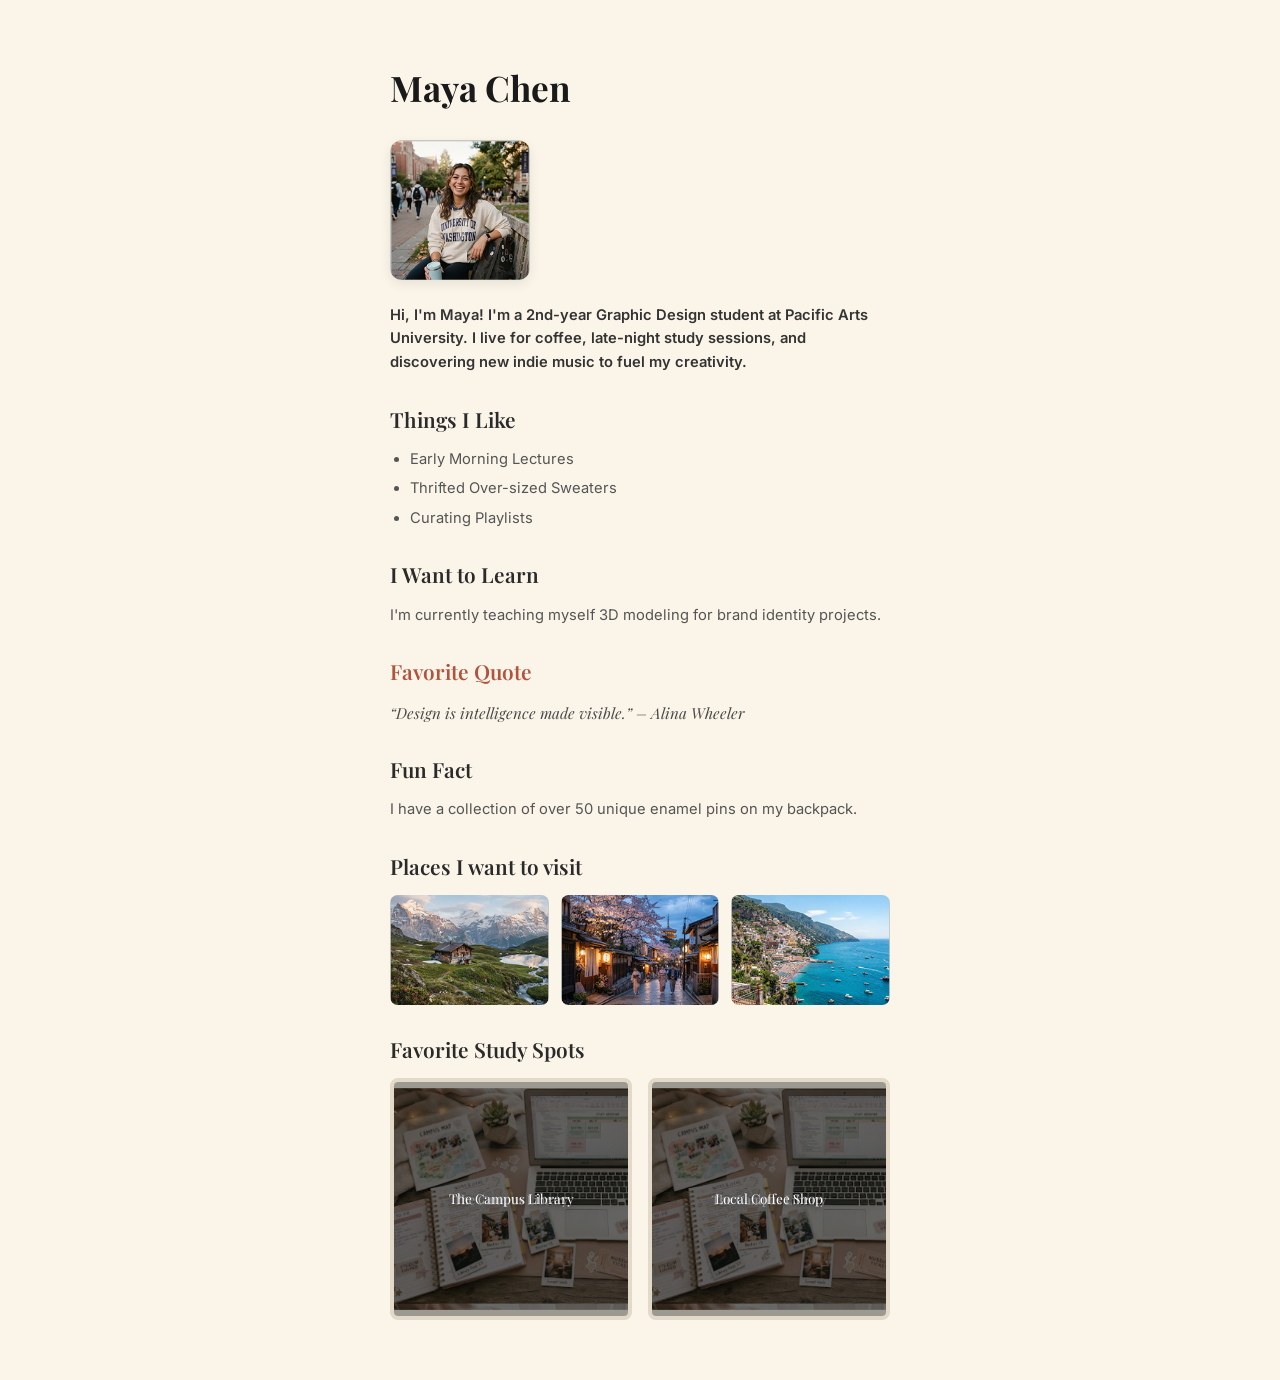
<file: index.html>
<!doctype html>
<html lang="mn">
  <head>
    <meta charset="UTF-8" />
    <meta name="viewport" content="width=device-width, initial-scale=1.0" />
    <title>Maya Chen - Profile</title>
    <link rel="stylesheet" href="index.css" />
  </head>
  <body>
    <div class="container">
      <h1>Maya Chen</h1>

      <img
        src="Portrait of Maya Chen.png"
        alt="Maya Chen"
        class="profile-img"
      />

      <p class="intro-text">
        Hi, I'm Maya! I'm a 2nd-year Graphic Design student at Pacific Arts
        University. I live for coffee, late-night study sessions, and
        discovering new indie music to fuel my creativity.
      </p>

      <h2>Things I Like</h2>
      <ul>
        <li>Early Morning Lectures</li>
        <li>Thrifted Over-sized Sweaters</li>
        <li>Curating Playlists</li>
      </ul>

      <h2>I Want to Learn</h2>
      <p>
        I'm currently teaching myself 3D modeling for brand identity projects.
      </p>

      <h2 class="favorite-quote">Favorite Quote</h2>
      <p class="quote-text">
        “Design is intelligence made visible.” – Alina Wheeler
      </p>

      <h2>Fun Fact</h2>
      <p>I have a collection of over 50 unique enamel pins on my backpack.</p>

      <h2>Places I want to visit</h2>
      <div class="grid-3">
        <img src="Swiss Alps.png" alt="Destination 1" />
        <img src="Kyoto, Japan.png" alt="Destination 2" />
        <img src="Amalfi Coast, Italy.png" alt="Destination 3" />
      </div>

      <h2>Favorite Study Spots</h2>
      <div class="grid-2">
        <div class="card">
          <img src="Background+Border.png" alt="Campus Library" />
          <div class="card-text">The Campus Library</div>
        </div>
        <div class="card">
          <img src="Background+Border.png" alt="Local Coffee Shop" />
          <div class="card-text">Local Coffee Shop</div>
        </div>
      </div>
    </div>
  </body>
</html>
</file>
<file: index.css>
@import url("https://fonts.googleapis.com/css2?family=Playfair+Display:ital,wght@0,600;0,700;1,400&family=Inter:wght@400;500;600&display=swap");

* {
  box-sizing: border-box;
  margin: 0;
  padding: 0;
}

body {
  background-color: #faf5e8;
  color: #4a4a4a;
  font-family: "Inter", sans-serif;
  display: flex;
  justify-content: center;
  padding: 60px 20px;
  line-height: 1.6;
}

.container {
  max-width: 500px;
  width: 100%;
}

h1 {
  font-family: "Playfair Display", serif;
  font-size: 2.2rem;
  color: #1a1a1a;
  margin-bottom: 24px;
}

h2 {
  font-family: "Playfair Display", serif;
  font-size: 1.3rem;
  color: #2a2a2a;
  margin-top: 28px;
  margin-bottom: 12px;
  font-weight: 600;
}

h2.favorite-quote {
  color: #b2533e;
}

p {
  font-size: 0.92rem;
  color: #555555;
  margin-bottom: 12px;
}

.intro-text {
  font-weight: 600;
  color: #333333;
  margin-top: 16px;
}

.profile-img {
  width: 140px;
  height: 140px;
  object-fit: cover;
  border-radius: 12px;
  box-shadow: 0 4px 12px rgba(0, 0, 0, 0.08);
}

ul {
  list-style-type: disc;
  padding-left: 20px;
  font-size: 0.92rem;
  color: #555555;
}

li {
  margin-bottom: 6px;
}

.quote-text {
  font-family: "Playfair Display", serif;
  font-style: italic;
  color: #4a4a4a;
  font-size: 0.95rem;
}

.grid-3 {
  display: grid;
  grid-template-columns: repeat(3, 1fr);
  gap: 12px;
  margin-top: 12px;
}

.grid-3 img {
  width: 100%;
  height: 110px;
  object-fit: cover;
  border-radius: 8px;
}

.grid-2 {
  display: grid;
  grid-template-columns: repeat(2, 1fr);
  gap: 16px;
  margin-top: 12px;
}

.card {
  position: relative;
  border-radius: 8px;
  overflow: hidden;
  border: 4px solid #e2d9c8;
  aspect-ratio: 1 / 1;
}

.card img {
  width: 100%;
  height: 100%;
  object-fit: cover;
  filter: brightness(0.7);
}

.card-text {
  position: absolute;
  top: 50%;
  left: 50%;
  transform: translate(-50%, -50%);
  color: #ffffff;
  font-family: "Playfair Display", serif;
  font-size: 0.85rem;
  text-align: center;
  width: 90%;
  text-shadow: 0 2px 4px rgba(0, 0, 0, 0.5);
}
</file>
